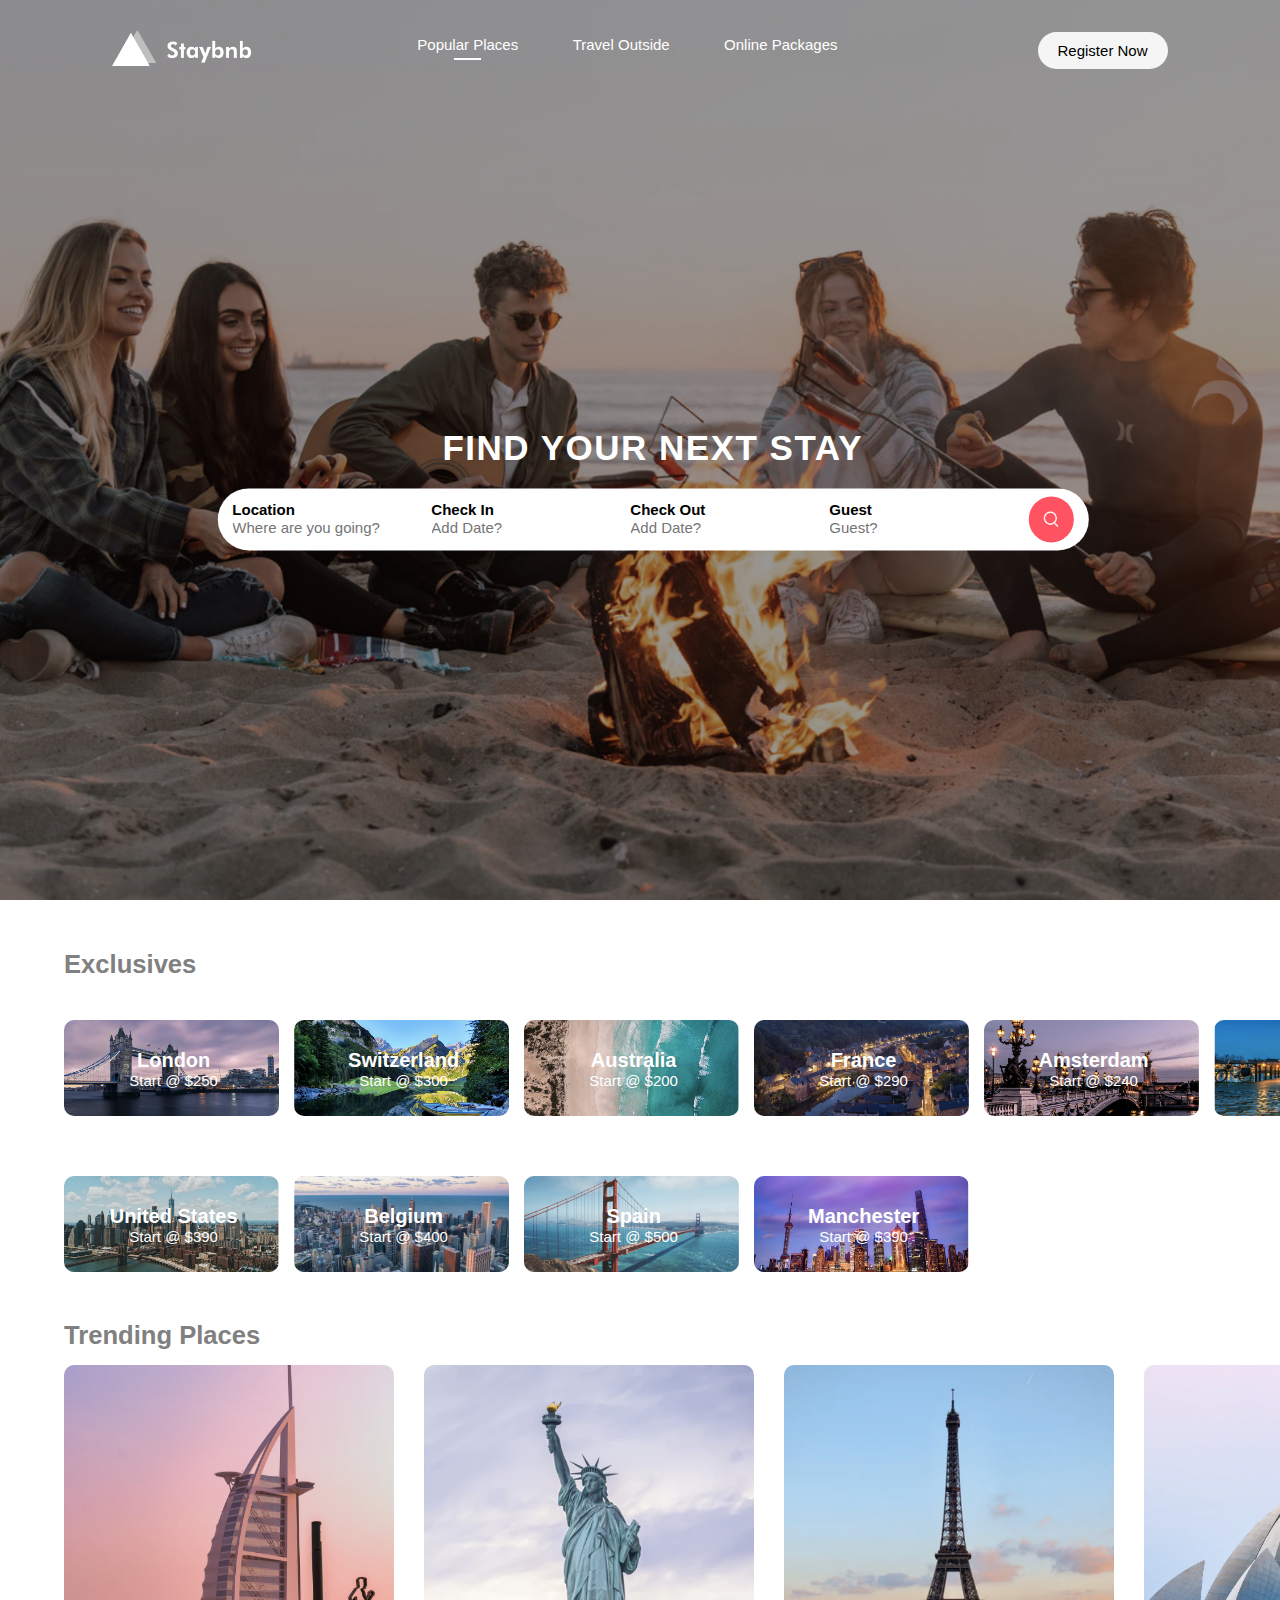
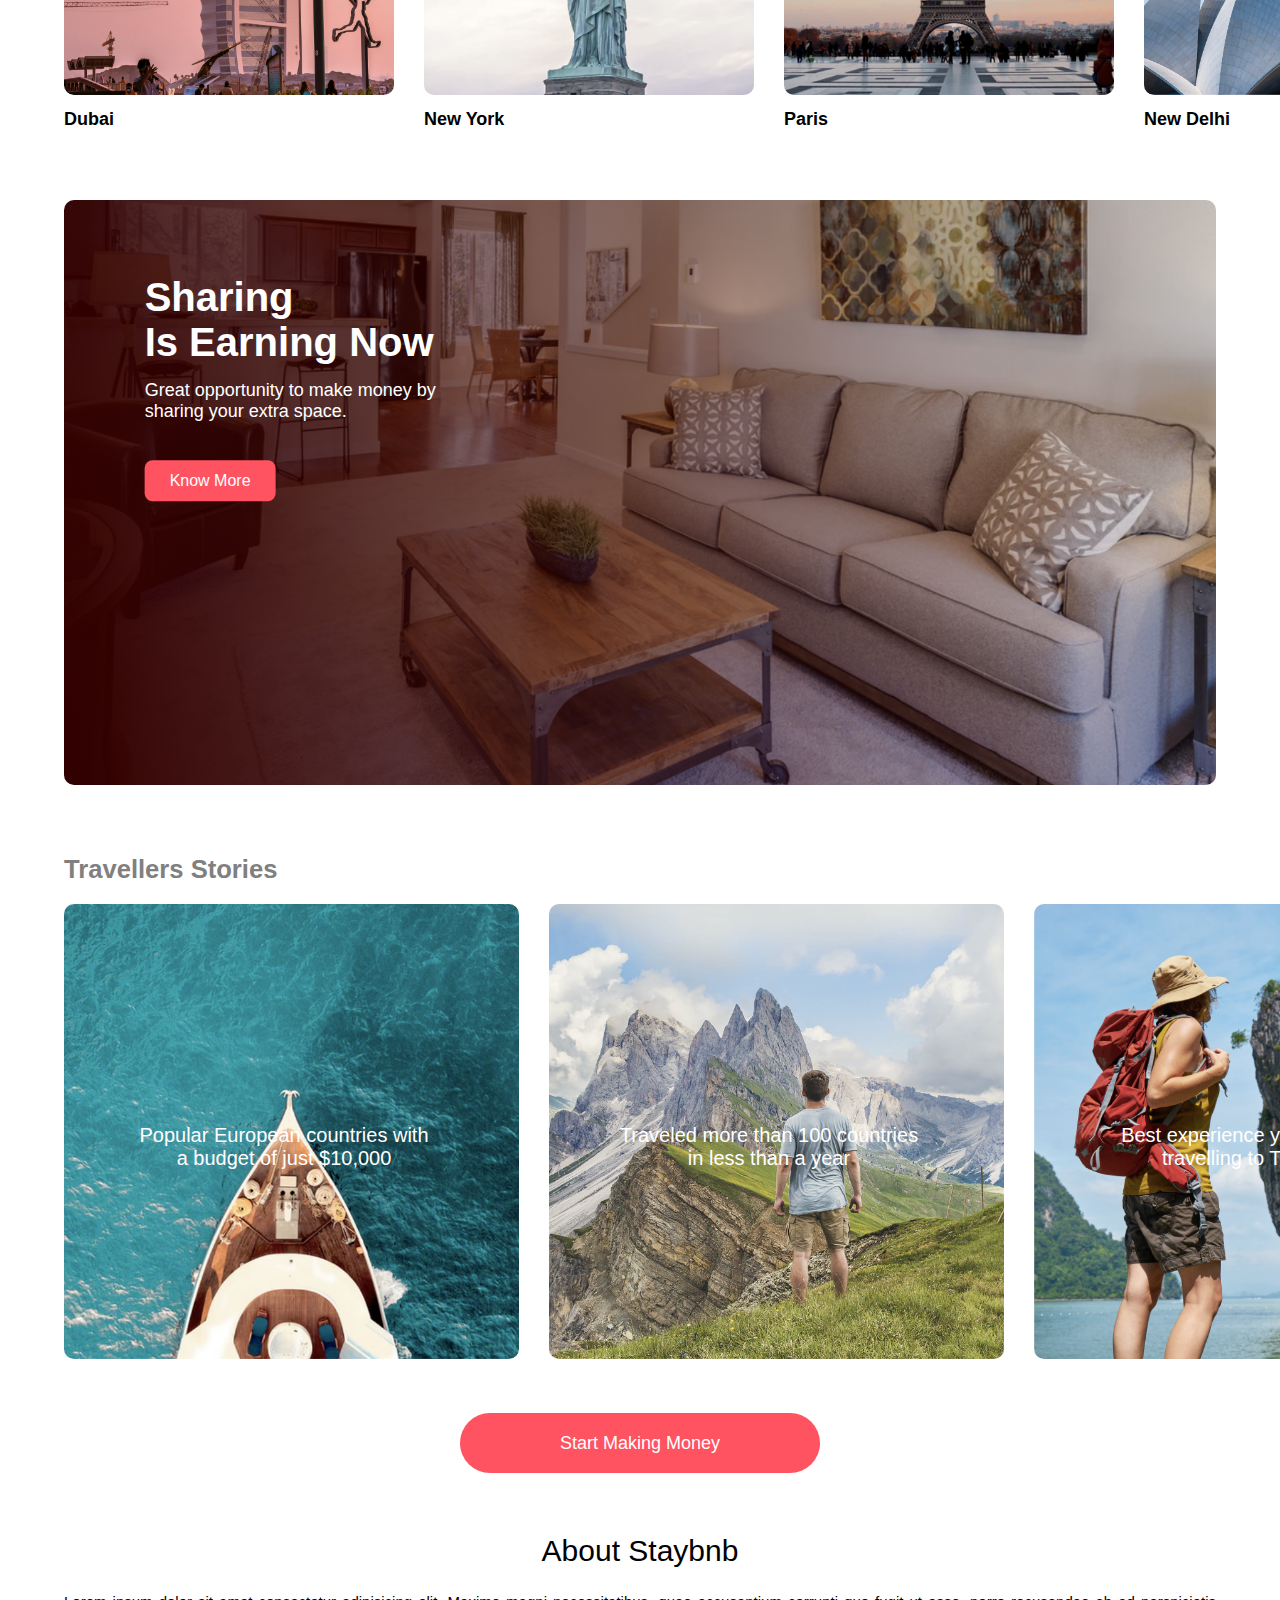
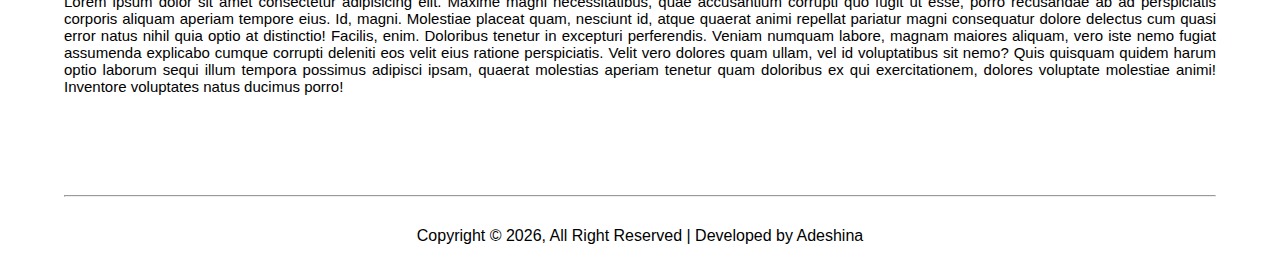
<file: index.html>
<!DOCTYPE html>
<html>
  <head>
    <meta charset="UTF-8" />
    <meta name="viewport" content="width=device-width, initial-scale=1.0" />
    <title>My Airbnb Clone</title>
    <link rel="stylesheet" href="CSS/style.css" />
  </head>
  <body>
    <header class="header">
      <div class="camo-header">
        <a href="#"><img src="images/logo.png" class="logo-img" /></a>
        <nav class="navbar">
          <div class="nav__middle-s">
            <a href="house.html" class="pop-p">Popular Places</a>
            <a href="#">Travel Outside</a>
            <a href="list.html">Online Packages</a>
          </div>
          <a href="reg.html" class="reg-btn">Register Now</a>
        </nav>
        <!-- Generating Hamburger Menu for Small screen -->
        <div class="ham">
          <button></button>
          <button></button>
          <button></button>
        </div>
      </div>

      <section class="center-c">
        <h3>Find your next stay</h3>
        <form class="form">
          <div>
            <label for="location">Location</label>
            <input
              type="text"
              id="location"
              placeholder="Where are you going?"
            />
          </div>

          <div>
            <label for="checkin">Check In</label>
            <input type="text" id="checkin" placeholder="Add Date?" />
          </div>

          <div>
            <label for="checkout">Check Out</label>
            <input type="text" id="checkout" placeholder="Add Date?" />
          </div>

          <div>
            <label for="guest">Guest</label>
            <input type="text" id="guest" placeholder="Guest?" />
          </div>

          <button class="form__btn"><img src="images/search.png" /></button>
        </form>
      </section>
    </header>

    <!-- .................Exclusive Section.................. -->
    <section class="main-section">
      <h3>Exclusives</h3>

      <div class="photo-grid">
        <div class="box-1">
          <div class="country">
            <p>London</p>
            <span>Start @ $250</span>
          </div>
          <img src="images/image-1.png" />
        </div>
        <div class="box-2">
          <div class="country">
            <p>Switzerland</p>
            <span>Start @ $300</span>
          </div>
          <div>
            <img src="images/image-2.png" />
          </div>
        </div>
        <div class="box-3">
          <div class="country">
            <p>Australia</p>
            <span>Start @ $200</span>
          </div>
          <img src="images/image-3.png" />
        </div>
        <div class="box-4">
          <div class="country">
            <p>France</p>
            <span>Start @ $290</span>
          </div>
          <img src="images/image-4.png" />
        </div>
        <div class="box-5">
          <div class="country">
            <p>Amsterdam</p>
            <span>Start @ $240</span>
          </div>
          <img src="images/image-5.png" />
        </div>
        <div class="box-6">
          <div class="country">
            <p>Ireland</p>
            <span>Start @ $350</span>
          </div>
          <img src="images/image-6.png" />
        </div>
        <div class="box-7">
          <div class="country">
            <p>United States</p>
            <span>Start @ $390</span>
          </div>
          <img src="images/image-7.png" />
        </div>
        <div class="box-8">
          <div class="country">
            <p>Belgium</p>
            <span>Start @ $400</span>
          </div>
          <img src="images/image-8.png" />
        </div>
        <div class="box-9">
          <div class="country">
            <p>Spain</p>
            <span>Start @ $500</span>
          </div>
          <img src="images/image-9.png" />
        </div>
        <div class="box-10">
          <div class="country">
            <p>Manchester</p>
            <span>Start @ $390</span>
          </div>
          <img src="images/image-10.png" />
        </div>
      </div>

      <h3 class="tred-place">Trending Places</h3>

      <div class="photo-grid2">
        <div class="tred-1">
          <img src="images/dubai.png" />
          <div>
            <p>Dubai</p>
          </div>
        </div>
        <div class="tred-1">
          <img src="images/new-york.png" />
          <div>
            <p>New York</p>
          </div>
        </div>
        <div class="tred-1">
          <img src="images/paris.png" />
          <div>
            <p>Paris</p>
          </div>
        </div>
        <div class="tred-1">
          <img src="images/new-delhi.png" />
          <div>
            <p>New Delhi</p>
          </div>
        </div>
      </div>

      <div class="sharing-banner">
        <div class="sharing-info">
          <h2>
            Sharing <br />
            Is Earning Now
          </h2>
          <p>
            Great opportunity to make money by <br />
            sharing your extra space.
          </p>

          <a href="#">Know More</a>
        </div>
      </div>

      <h3 class="traveller">Travellers Stories</h3>

      <div class="photo-grid3">
        <div class="trav-1">
          <div>
            <p>Popular European countries with a budget of just $10,000</p>
          </div>
          <img src="images/story-1.png" />
        </div>
        <div class="trav-1">
          <div>
            <p>Traveled more than 100 countries in less than a year</p>
          </div>
          <img src="images/story-2.png" />
        </div>
        <div class="trav-1">
          <div>
            <p>Best experience you get while travelling to Thailand</p>
          </div>
          <img src="images/story-3.png" />
        </div>
      </div>

      <div class="start-money">
        <a href="#" class="money">Start Making Money</a>
      </div>

      <div class="about-box">
        <p>About Staybnb</p>
        <p>
          Lorem ipsum dolor sit amet consectetur adipisicing elit. Maxime magni
          necessitatibus, quae accusantium corrupti quo fugit ut esse, porro
          recusandae ab ad perspiciatis corporis aliquam aperiam tempore eius.
          Id, magni. Molestiae placeat quam, nesciunt id, atque quaerat animi
          repellat pariatur magni consequatur dolore delectus cum quasi error
          natus nihil quia optio at distinctio! Facilis, enim. Doloribus tenetur
          in excepturi perferendis. Veniam numquam labore, magnam maiores
          aliquam, vero iste nemo fugiat assumenda explicabo cumque corrupti
          deleniti eos velit eius ratione perspiciatis. Velit vero dolores quam
          ullam, vel id voluptatibus sit nemo? Quis quisquam quidem harum optio
          laborum sequi illum tempora possimus adipisci ipsam, quaerat molestias
          aperiam tenetur quam doloribus ex qui exercitationem, dolores
          voluptate molestiae animi! Inventore voluptates natus ducimus porro!
        </p>
      </div>
      <hr />

      <footer class="footer">
        <p>
          Copyright &copy; <span class="copyright-date"></span>, All Right
          Reserved | Developed by Adeshina
        </p>
      </footer>
    </section>

    <script src="main.js"></script>
  </body>
</html>
</file>
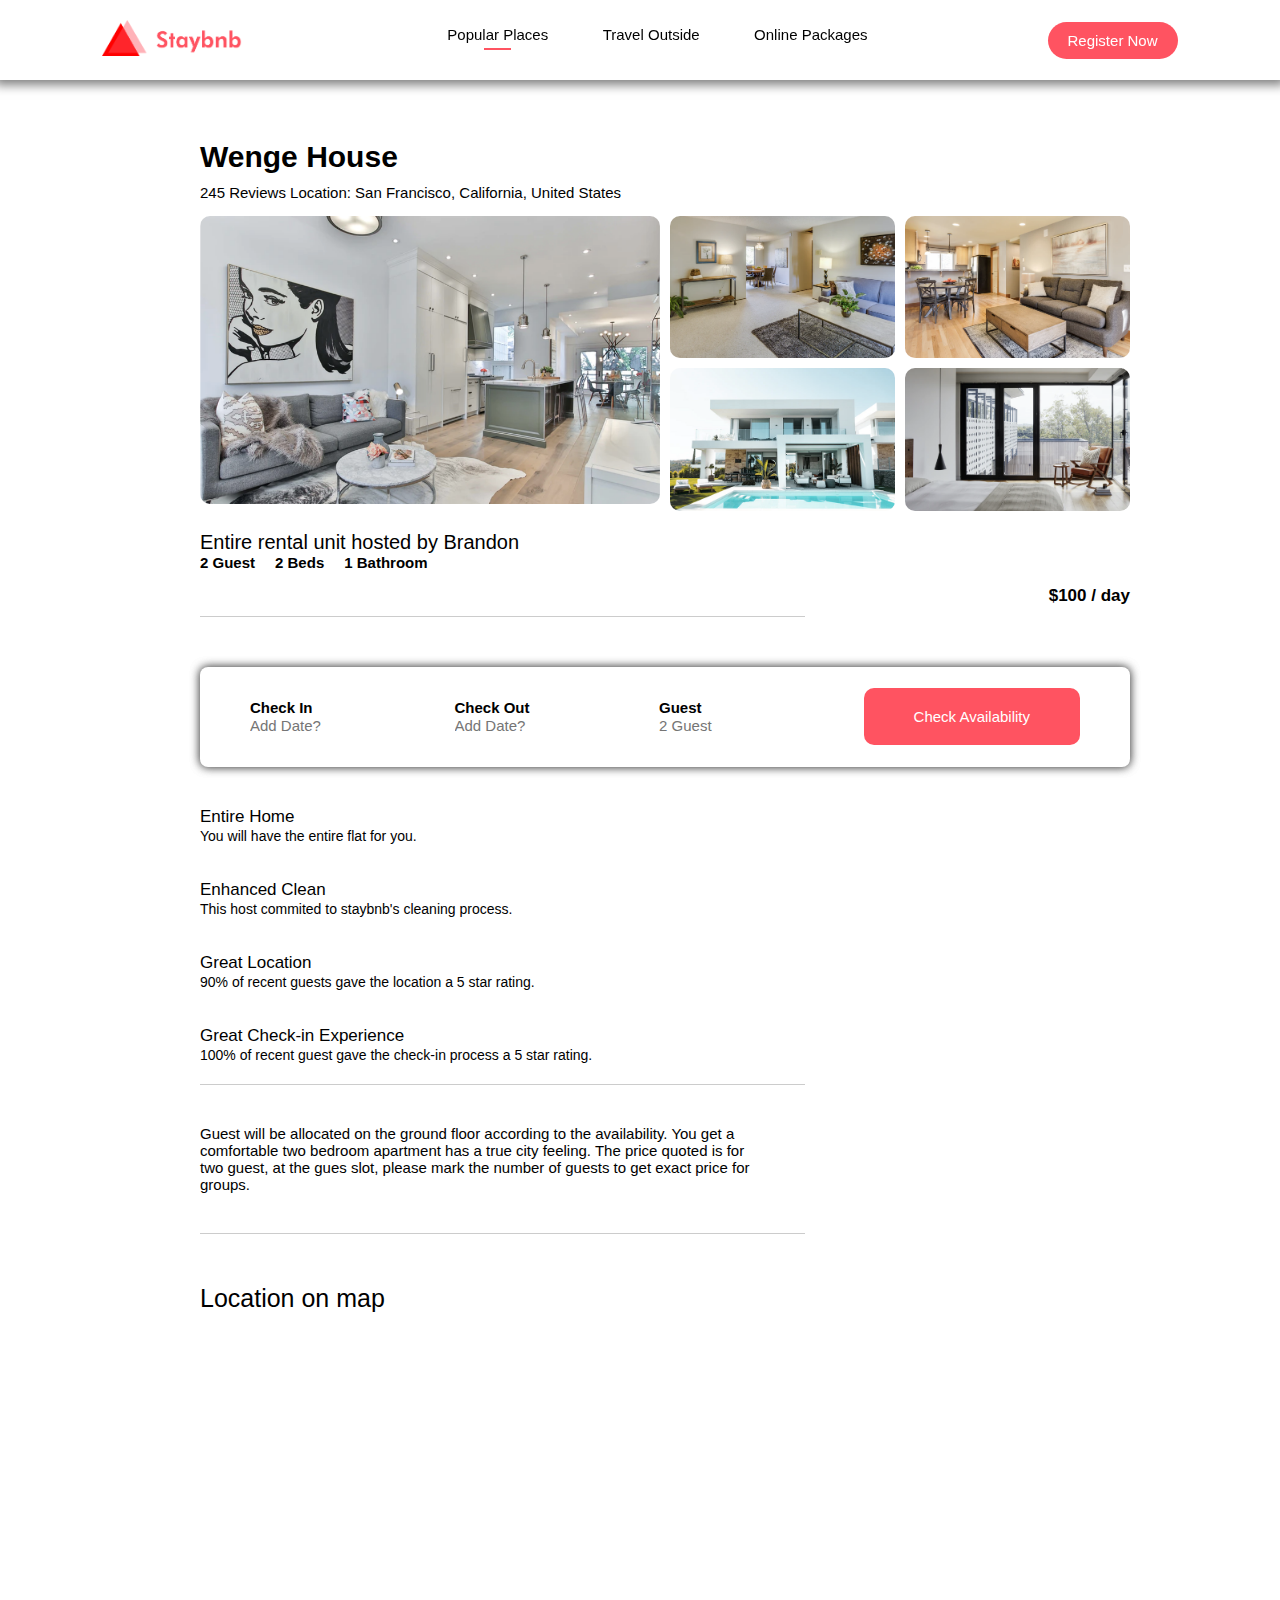
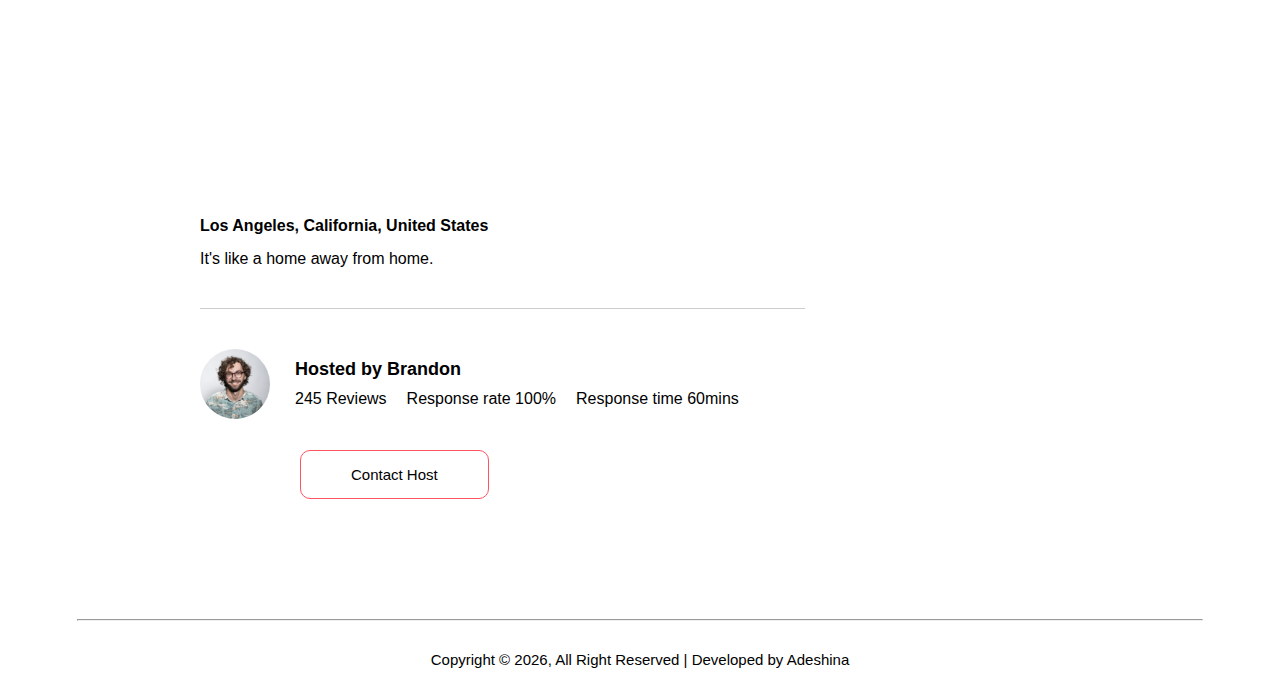
<file: house.html>
<!DOCTYPE html>
<html lang="en">
  <head>
    <meta charset="UTF-8" />
    <meta name="viewport" content="width=device-width, initial-scale=1.0" />
    <title>Airbnb Housing Page</title>
    <link rel="stylesheet" href="CSS/house.css" />
  </head>
  <body>
    <header class="header">
      <a class="img-link" href="index.html"
        ><img src="images/logo-red.png" class="logo-img"
      /></a>
      <nav class="navbar">
        <div class="nav__middle-s">
          <a href="house.html" class="pop-p">Popular Places</a>
          <a href="#">Travel Outside</a>
          <a href="list.html">Online Packages</a>
        </div>
        <a href="reg.html" class="reg-btn">Register Now</a>
      </nav>
      <div class="ham">
        <button></button>
        <button></button>
        <button></button>
      </div>
    </header>

    <!------------ Main page  ------------->
    <main class="house">
      <h2 class="house__wenge">Wenge House</h2>
      <p class="house__location">
        245 Reviews Location: San Francisco, California, United States
      </p>
      <section class="house__grid">
        <div class="photo-box box-1">
          <img class="house1-img" src="images/house-1.png" />
        </div>
        <div class="photo-box box-2">
          <img src="images/image-s3.png" />
        </div>
        <div class="photo-box box-3">
          <img src="images/image-s4.png" />
        </div>
        <div class="photo-box box-4">
          <img src="images/image-s5.png" />
        </div>
        <div class="photo-box box-5">
          <img src="images/image-s1.png" />
        </div>
      </section>
      <p class="house__rental">Entire rental unit hosted by Brandon</p>
      <section class="guess-bed">
        <p>2 Guest</p>
        <p>2 Beds</p>
        <p>1 Bathroom</p>
      </section>

      <p class="house__day"><span>$100</span> / day</p>
      <hr />

      <!---------- Form Section ---------->
      <form class="form">
        <div>
          <label for="checkin">Check In</label>
          <input type="text" id="checkin" placeholder="Add Date?" />
        </div>

        <div>
          <label for="checkout">Check Out</label>
          <input type="text" id="checkout" placeholder="Add Date?" />
        </div>

        <div>
          <label for="guest">Guest</label>
          <input type="text" id="guest" placeholder="2 Guest" />
        </div>

        <button class="form__btn">Check Availability</button>
      </form>

      <sectiion class="entire">
        <div>
          <p>Entire Home</p>
          <small>You will have the entire flat for you.</small>
        </div>
        <div>
          <p>Enhanced Clean</p>
          <small>This host commited to staybnb's cleaning process.</small>
        </div>
        <div>
          <p>Great Location</p>
          <small>90% of recent guests gave the location a 5 star rating.</small>
        </div>
        <div>
          <p>Great Check-in Experience</p>
          <small
            >100% of recent guest gave the check-in process a 5 star
            rating.</small
          >
        </div>
      </sectiion>
      <hr />
      <p class="p-guest">
        Guest will be allocated on the ground floor according to the
        availability. You get a comfortable two bedroom apartment has a true
        city feeling. The price quoted is for two guest, at the gues slot,
        please mark the number of guests to get exact price for groups.
      </p>
      <hr />

      <section class="location-map">
        <p>Location on map</p>
        <div>
          <iframe
            src="https://www.google.com/maps/embed?pb=!1m18!1m12!1m3!1d423284.0441495919!2d-118.74138376400266!3d34.020608459245175!2m3!1f0!2f0!3f0!3m2!1i1024!2i768!4f13.1!3m3!1m2!1s0x80c2c75ddc27da13%3A0xe22fdf6f254608f4!2sLos%20Angeles%2C%20CA%2C%20USA!5e0!3m2!1sen!2sng!4v1717085337465!5m2!1sen!2sng"
            width="100%"
            height="450"
            style="border: 0"
            allowfullscreen=""
            loading="lazy"
            referrerpolicy="no-referrer-when-downgrade"
          ></iframe>
        </div>
        <p>Los Angeles, California, United States</p>
        <p>It's like a home away from home.</p>
      </section>
      <hr />

      <section class="host-box">
        <section class="hosted-person">
          <img src="images/host.png" alt="Hosted Person" />
          <div class="the-person">
            <p>Hosted by Brandon</p>
            <div>
              <p>245 Reviews</p>
              <p>Response rate 100%</p>
              <p>Response time 60mins</p>
            </div>
          </div>
        </section>
        <a href="#" class="host-contact">Contact Host</a>
      </section>
    </main>
    <hr class="footer-hr" />

    <footer class="footer">
      <p>
        Copyright &copy; <span class="copyright-date"></span>, All Right
        Reserved | Developed by Adeshina
      </p>
    </footer>

    <script src="main.js"></script>
  </body>
</html>
</file>
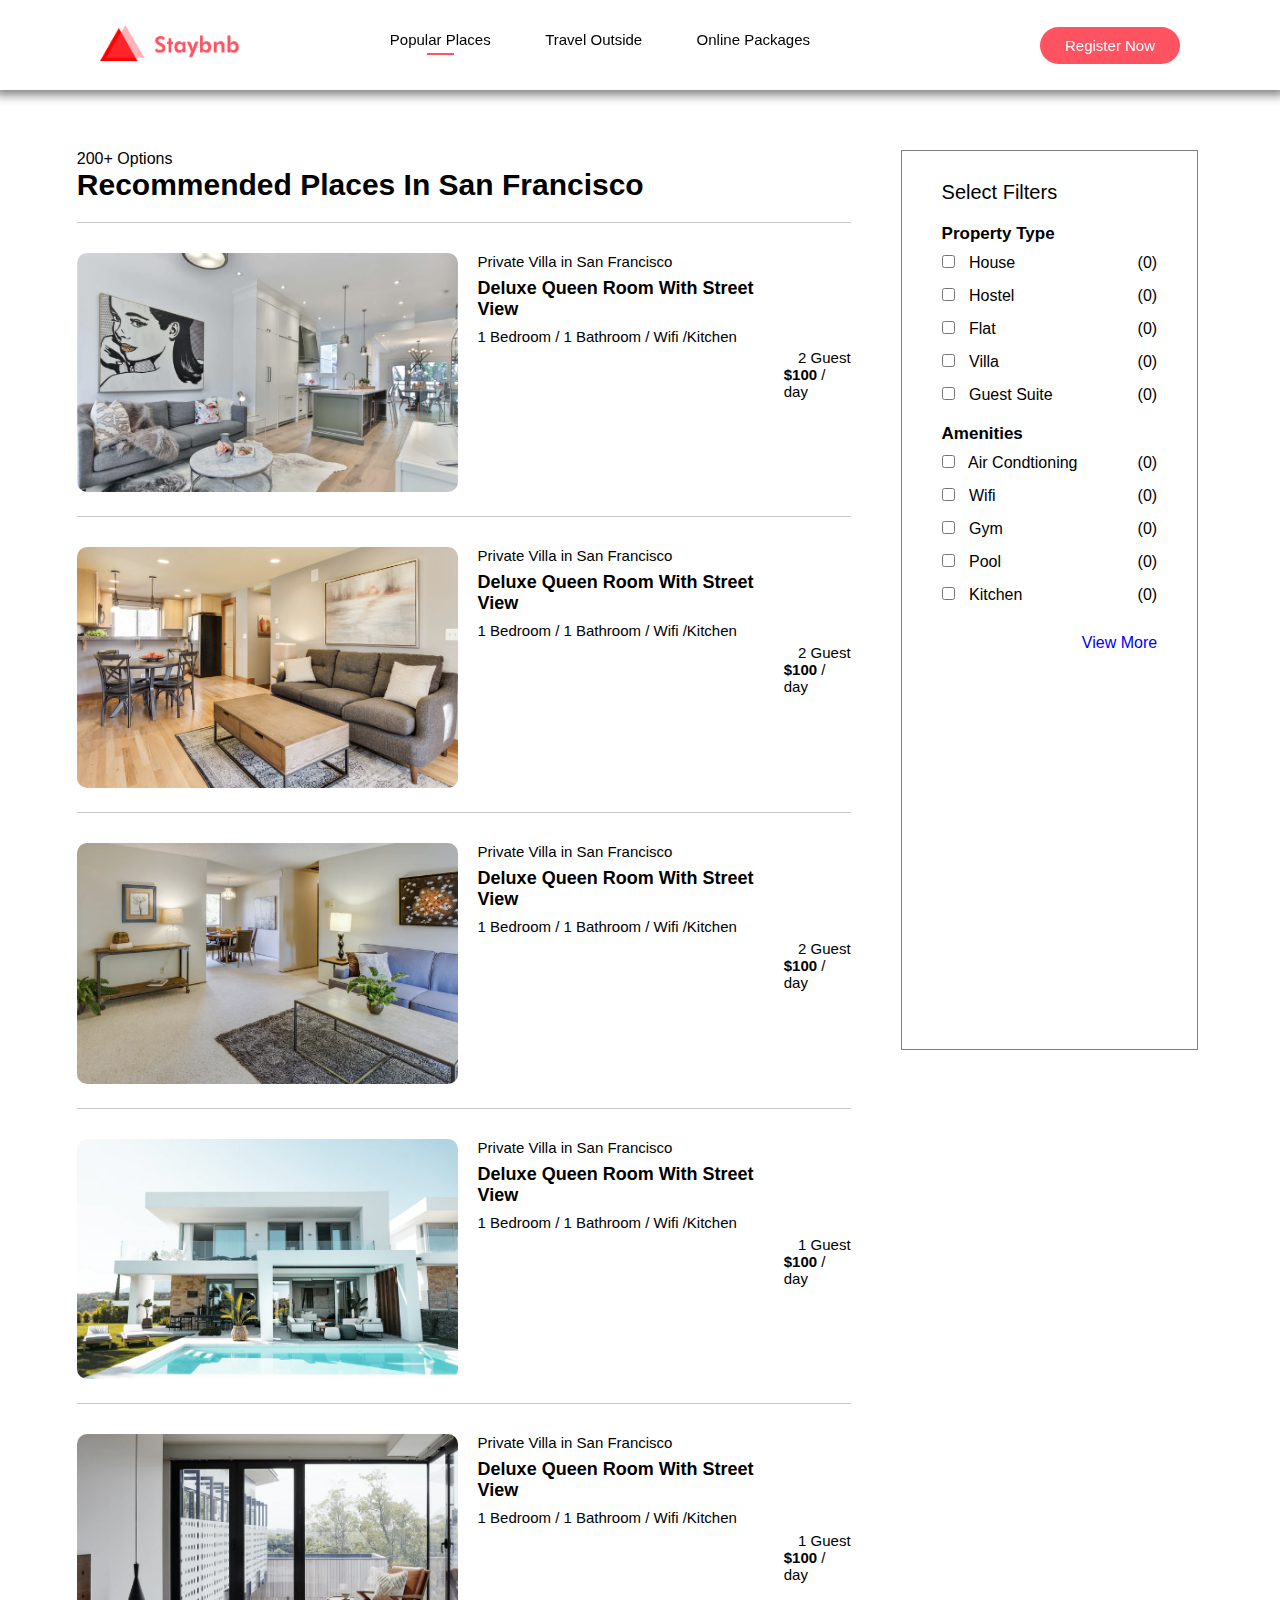
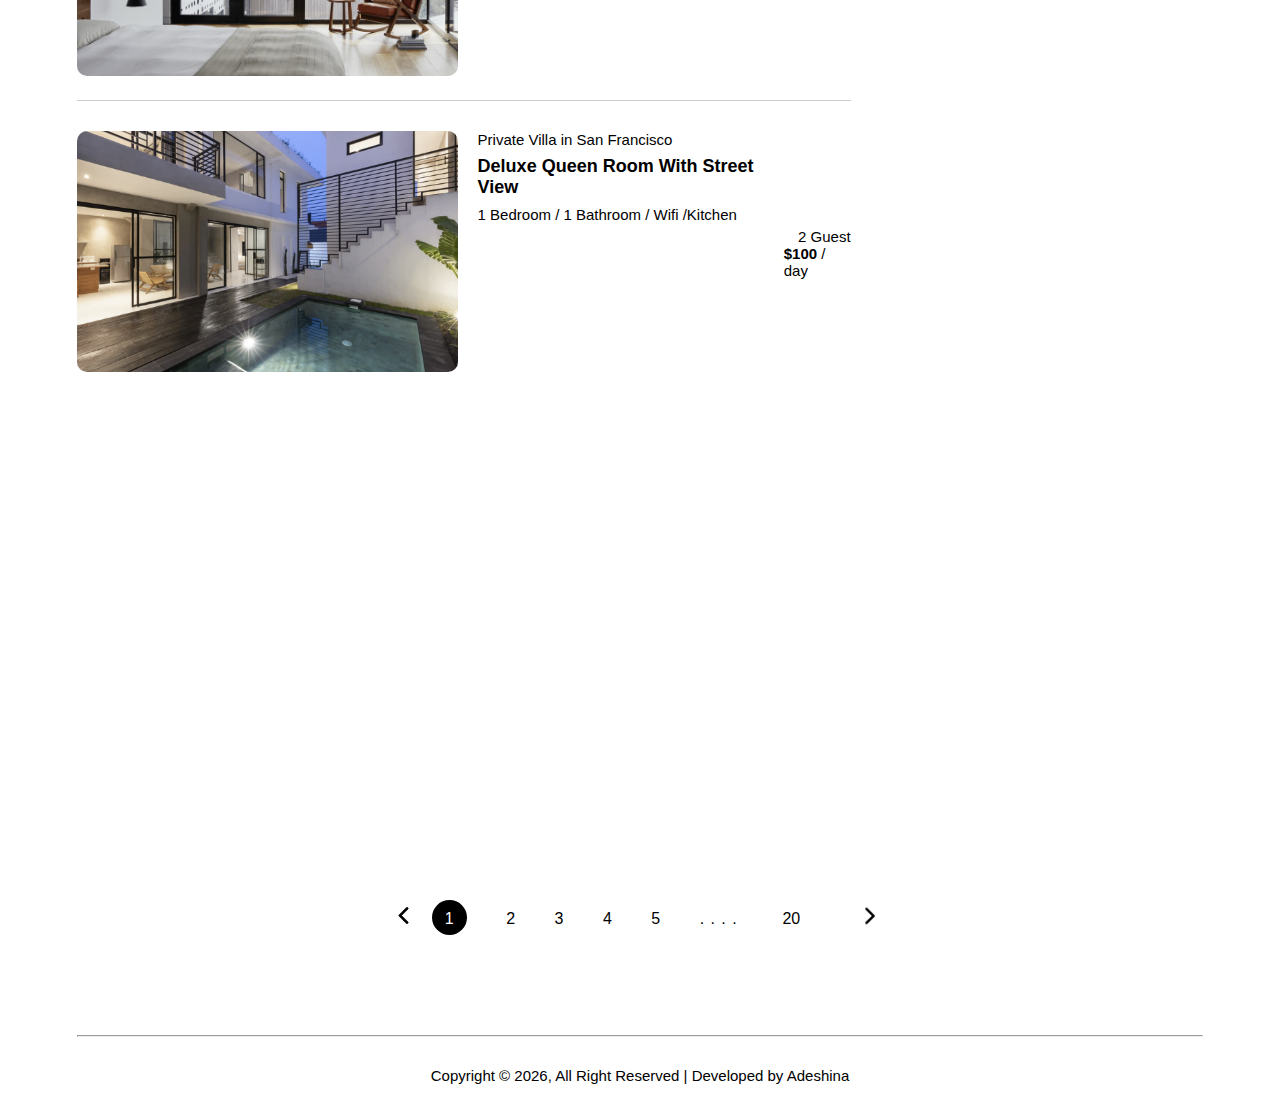
<file: list.html>
<!DOCTYPE html>
<html lang="en">
  <head>
    <meta charset="UTF-8" />
    <meta name="viewport" content="width=device-width, initial-scale=1.0" />
    <title>Airbnb List Page</title>
    <link rel="stylesheet" href="CSS/list.css" />
  </head>
  <body>
    <header class="header">
      <a href="index.html"
        ><img src="images/logo-red.png" class="logo-img"
      /></a>

      <nav class="navbar">
        <div class="nav__middle-s">
          <a href="house.html" class="pop-p">Popular Places</a>
          <a href="#">Travel Outside</a>
          <a href="#">Online Packages</a>
        </div>
        <a href="reg.html" class="reg-btn">Register Now</a>
      </nav>
      <div class="ham">
        <button></button>
        <button></button>
        <button></button>
      </div>
    </header>

    <main class="main">
      <section class="first-side">
        <p>200+ Options</p>
        <h1 class="recom">Recommended Places In San Francisco</h1>

        <article class="flat-box">
          <div class="img-private">
            <div class="img-box">
              <img src="images/house-1.png" />
            </div>

            <aside class="private">
              <p>Private Villa in San Francisco</p>
              <h3>Deluxe Queen Room With Street View</h3>
              <p>1 Bedroom / 1 Bathroom / Wifi /Kitchen</p>
            </aside>
          </div>

          <aside class="guest">
            <p>2 Guest</p>
            <p><span>$100</span> / day</p>
          </aside>
        </article>

        <article class="flat-box">
          <div class="img-private">
            <div class="img-box">
              <img src="images/house-2.png" />
            </div>

            <aside class="private">
              <p>Private Villa in San Francisco</p>
              <h3>Deluxe Queen Room With Street View</h3>
              <p>1 Bedroom / 1 Bathroom / Wifi /Kitchen</p>
            </aside>
          </div>

          <aside class="guest">
            <p>2 Guest</p>
            <p><span>$100</span> / day</p>
          </aside>
        </article>

        <article class="flat-box">
          <div class="img-private">
            <div class="img-box">
              <img src="images/house-3.png" />
            </div>

            <aside class="private">
              <p>Private Villa in San Francisco</p>
              <h3>Deluxe Queen Room With Street View</h3>
              <p>1 Bedroom / 1 Bathroom / Wifi /Kitchen</p>
            </aside>
          </div>

          <aside class="guest">
            <p>2 Guest</p>
            <p><span>$100</span> / day</p>
          </aside>
        </article>

        <article class="flat-box">
          <div class="img-private">
            <div class="img-box">
              <img src="images/house-4.png" />
            </div>

            <aside class="private">
              <p>Private Villa in San Francisco</p>
              <h3>Deluxe Queen Room With Street View</h3>
              <p>1 Bedroom / 1 Bathroom / Wifi /Kitchen</p>
            </aside>
          </div>

          <aside class="guest">
            <p>1 Guest</p>
            <p><span>$100</span> / day</p>
          </aside>
        </article>

        <article class="flat-box">
          <div class="img-private">
            <div class="img-box">
              <img src="images/house-5.png" />
            </div>

            <aside class="private">
              <p>Private Villa in San Francisco</p>
              <h3>Deluxe Queen Room With Street View</h3>
              <p>1 Bedroom / 1 Bathroom / Wifi /Kitchen</p>
            </aside>
          </div>

          <aside class="guest">
            <p>1 Guest</p>
            <p><span>$100</span> / day</p>
          </aside>
        </article>

        <article class="flat-box">
          <div class="img-private">
            <div class="img-box">
              <img src="images/image-s6.png" />
            </div>

            <aside class="private">
              <p>Private Villa in San Francisco</p>
              <h3>Deluxe Queen Room With Street View</h3>
              <p>1 Bedroom / 1 Bathroom / Wifi /Kitchen</p>
            </aside>
          </div>

          <aside class="guest">
            <p>2 Guest</p>
            <p><span>$100</span> / day</p>
          </aside>
        </article>
      </section>

      <section class="second-side">
        <p class="select-filter">Select Filters</p>
        <article class="property">
          <p>property type</p>
          <article>
            <aside>
              <input type="checkbox" id="house" />
              <label for="house">House</label>
            </aside>
            <span>(0)</span>
          </article>

          <article>
            <aside>
              <input type="checkbox" id="hostel" />
              <label for="hostel">Hostel</label>
            </aside>
            <span>(0)</span>
          </article>

          <article>
            <aside>
              <input type="checkbox" id="flat" />
              <label for="flat">Flat</label>
            </aside>
            <span>(0)</span>
          </article>

          <article>
            <aside>
              <input type="checkbox" id="villa" />
              <label for="villa">Villa</label>
            </aside>
            <span>(0)</span>
          </article>

          <article>
            <aside>
              <input type="checkbox" id="suite" />
              <label for="suite">Guest Suite</label>
            </aside>
            <span>(0)</span>
          </article>
        </article>

        <!-- Amenities property -->

        <article class="property">
          <p class="amen">Amenities</p>
          <article>
            <aside>
              <input type="checkbox" id="air" />
              <label for="air">Air Condtioning</label>
            </aside>
            <span>(0)</span>
          </article>

          <article>
            <aside>
              <input type="checkbox" id="wifi" />
              <label for="wifi">Wifi</label>
            </aside>
            <span>(0)</span>
          </article>

          <article>
            <aside>
              <input type="checkbox" id="gym" />
              <label for="gym">Gym</label>
            </aside>
            <span>(0)</span>
          </article>

          <article>
            <aside>
              <input type="checkbox" id="pool" />
              <label for="pool">Pool</label>
            </aside>
            <span>(0)</span>
          </article>

          <article>
            <aside>
              <input type="checkbox" id="kit" />
              <label for="kit">Kitchen</label>
            </aside>
            <span>(0)</span>
          </article>
        </article>
        <a href="#" class="view-link">View More</a>
      </section>
    </main>

    <section class="arrow">
      <article>
        <img class="img-left" src="images/arrow-left.png" />
      </article>
      <article class="num-span">
        <span>1</span>
        <span>2</span>
        <span>3</span>
        <span>4</span>
        <span>5</span>
        <span class="dot-span">....</span>
        <span>20</span>
      </article>
      <article>
        <img class="img-right" src="images/arrow-right.png" />
      </article>
    </section>
    <hr class="footer-hr" />

    <footer class="footer">
      <p>
        Copyright &copy; <span class="copyright-date"></span>, All Right
        Reserved | Developed by Adeshina
      </p>
    </footer>

    <script src="main.js"></script>
  </body>
</html>
</file>
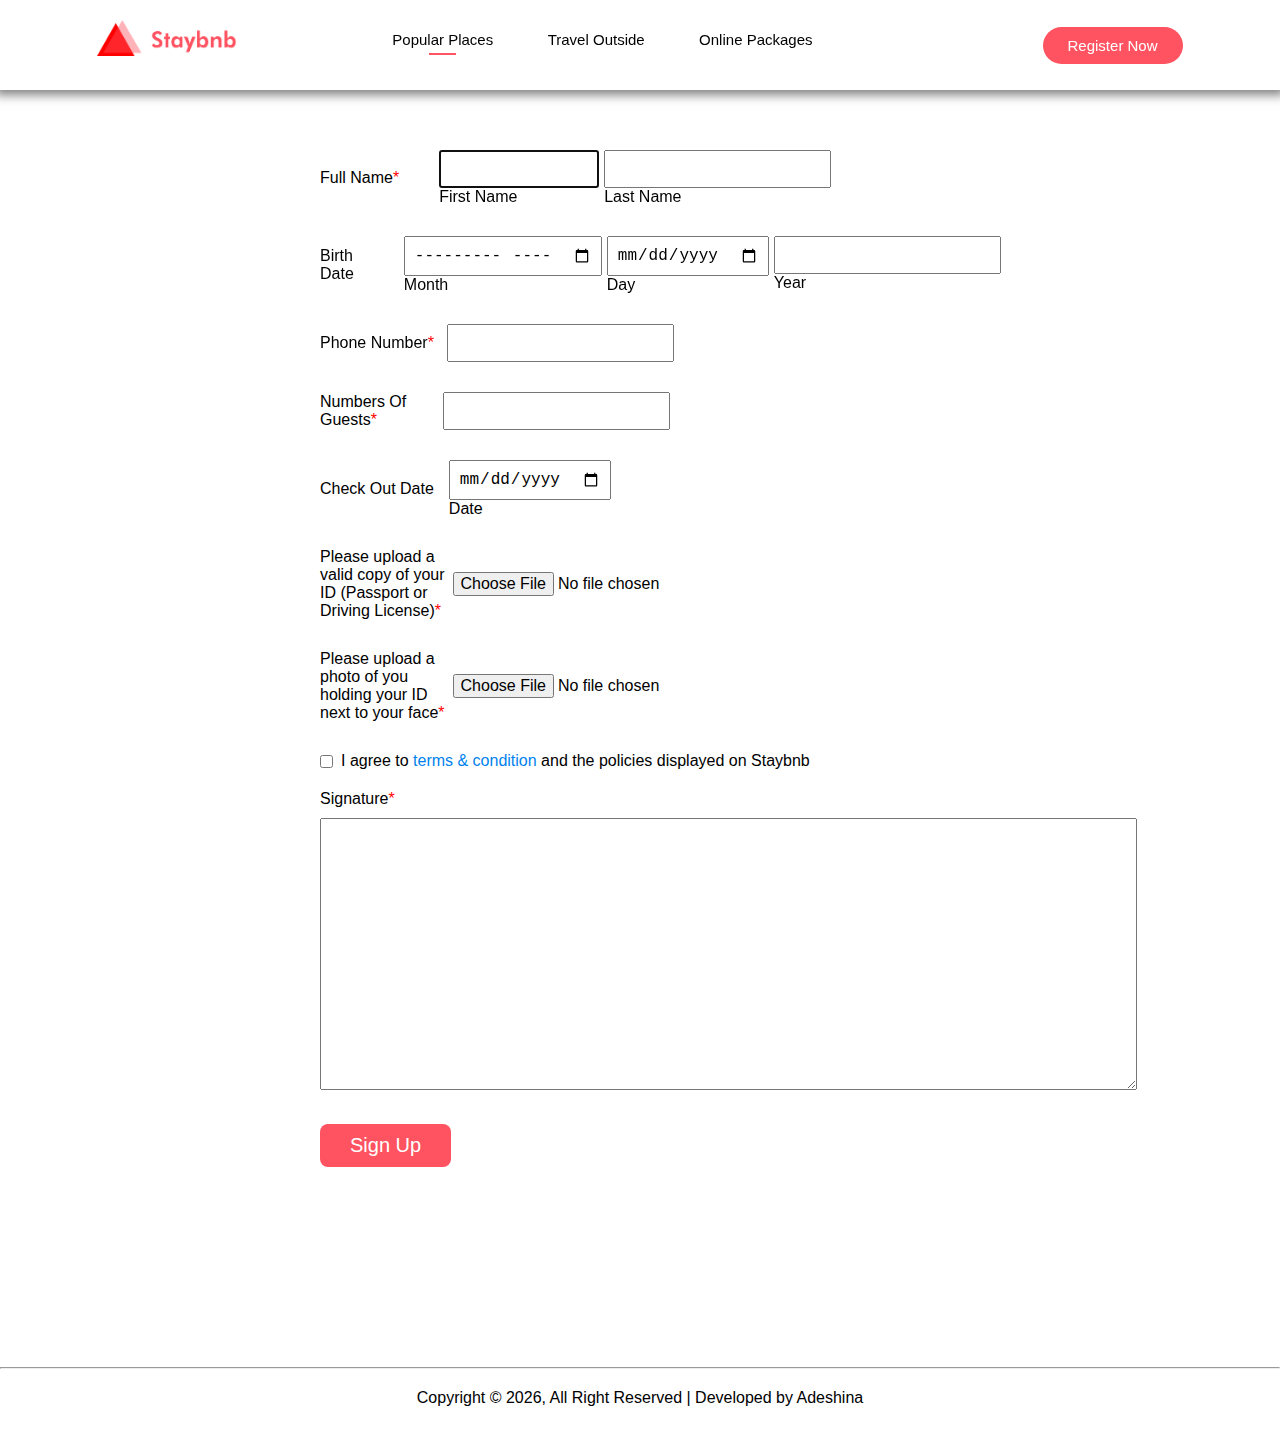
<file: reg.html>
<!DOCTYPE html>
<html lang="en">
  <head>
    <meta charset="UTF-8" />
    <meta name="viewport" content="width=device-width, initial-scale=1.0" />
    <title>Airbnb Registration Form</title>
    <link rel="stylesheet" href="CSS/reg.css" />
  </head>
  <body>
    <header class="header">
      <a href="index.html"
        ><img src="images/logo-red.png" class="logo-img"
      /></a>

      <nav class="navbar">
        <div class="nav__middle-s">
          <a href="house.html" class="pop-p">Popular Places</a>
          <a href="#">Travel Outside</a>
          <a href="#">Online Packages</a>
        </div>
        <a href="reg.html" class="reg-btn">Register Now</a>
      </nav>
      <div class="ham">
        <button></button>
        <button></button>
        <button></button>
      </div>
    </header>

    <form id="myForm">
      <article class="full-name">
        <p>Full Name<span class="red">&ast;</span></p>
        <div class="name-box">
          <div>
            <input type="text" id="fname" required autofocus />
            <label for="fname">First Name</label>
          </div>

          <div>
            <input type="text" id="lname" required />
            <label for="lname">Last Name</label>
          </div>
        </div>
      </article>

      <article class="birth">
        <p>Birth Date</p>
        <div class="name-box">
          <div>
            <input type="month" id="month" required />
            <label for="month">Month</label>
          </div>

          <div>
            <input type="date" id="date" required />
            <label for="date">Day</label>
          </div>

          <div>
            <input type="text" id="year" required />
            <label for="year">Year</label>
          </div>
        </div>
      </article>

      <article class="phone">
        <p>Phone Number<span class="red">&ast;</span></p>
        <div class="name-box">
          <input type="tel" id="phone" required />
        </div>
      </article>

      <article class="guest">
        <p>
          Numbers Of <br />
          Guests<span class="red">&ast;</span>
        </p>
        <div class="name-box">
          <input type="text" id="guess" required />
        </div>
      </article>

      <article class="checkout">
        <p>Check Out Date</p>
        <div class="name-box">
          <div>
            <input type="date" id="date" required />
            <label for="date">Date</label>
          </div>
        </div>
      </article>

      <article class="upload">
        <p class="valid-id">
          Please upload a <br />
          valid copy of your <br />
          ID (Passport or <br />
          Driving License)<span class="red">&ast;</span>
        </p>
        <div class="name-box">
          <input type="file" id="photo" />
        </div>
      </article>

      <article class="upload-to-face">
        <p class="valid-face">
          Please upload a <br />
          photo of you <br />
          holding your ID <br />
          next to your face<span class="red">&ast;</span>
        </p>
        <div class="name-box">
          <input type="file" id="photof" />
        </div>
      </article>

      <article class="terms-c">
        <input type="checkbox" id="agree" required />
        <label for="agree"
          >I agree to <span class="t-c">terms & condition</span> and the
          policies displayed on Staybnb</label
        >
      </article>

      <article class="terms">
        <label for="sign" class="sign"
          >Signature<span class="red">&ast;</span></label
        >
        <textarea id="sign" cols="80" rows="15" required></textarea>
        <!-- <a href="#" class="clear-btn">clear</a> -->
      </article>

      <button class="signup-btn">Sign Up</button>
    </form>

    <hr class="footer-hr" />

    <footer class="footer">
      <p>
        Copyright &copy; <span class="copyright-date"></span>, All Right
        Reserved | Developed by Adeshina
      </p>
    </footer>

    <script src="main.js"></script>
  </body>
</html>
</file>
<file: CSS/style.css>
* {
  margin: 0;
  padding: 0;
  box-sizing: border-box;
}

body,
html {
  overflow-x: hidden;
  font-family: sans-serif;
}

.header {
  background-image: linear-gradient(rgba(0, 0, 0, 0.4), rgba(0, 0, 0, 0.4)),
    url(../images/banner.png);
  background-size: cover;
  background-position: center;
  height: 100vh;
}

.camo-header {
  display: flex;
  justify-content: space-around;
  align-items: center;
  padding: 30px;
}

.navbar {
  display: flex;
  justify-content: space-around;
  align-items: center;
}

.ham {
  display: none;
}

.nav__middle-s a {
  margin-right: 50px;
  text-decoration: none;
  color: #fff;
  font-size: 15px;
  cursor: pointer;
  display: inline-block;
}
.nav__middle-s a:last-of-type {
  margin-right: 0;
}

.pop-p::after {
  content: '';
  border-bottom: 2px solid #fff;
  width: 27px;
  display: block;
  margin: 5px auto;
}

.logo-img {
  width: 140px;
  cursor: pointer;
}

.reg-btn {
  background-color: #ffffffe8;
  padding: 10px 20px;
  border-radius: 30px;
  font-size: 15px;
  cursor: pointer;
  text-decoration: none;
  color: #000;
  font-family: sans-serif;
  margin-left: 200px;
}

.reg-btn:hover {
  background-color: black;
  color: #fff;
  transition: background 1s ease-in;
}

/* ........form section............ */
.form {
  display: flex;
  justify-content: space-between;
  align-items: center;
  background-color: #fff;
  padding: 8px 15px;
  border-radius: 40px;
  max-width: 100%;
  flex-wrap: wrap;
}

.form div:first-child {
  flex: 1;
}

.form label {
  font-weight: bold;
  font-size: 15px;
}

.form input {
  border: none;
  outline: none;
  display: block;
  font-size: 15px;
}

.form__btn {
  background-color: #ff5361;
  padding: 15px;
  border: none;
  border-radius: 50px;
  display: flex;
  align-items: center;
  cursor: pointer;
}

.form__btn:hover {
  background-color: black;
  transition: background 1s ease-in;
}

.form__btn > img {
  width: 15px;
  cursor: pointer;
}

.center-c {
  transform: translate(1%, 270%);
  display: flex;
  flex-direction: column;
  align-items: center;
}

.center-c h3 {
  color: #fff;
  text-align: center;
  text-transform: uppercase;
  margin-bottom: 20px;
  font-size: 35px;
  letter-spacing: 1.5px;
}

/* ........Main Section............ */
.main-section {
  margin: 50px 5% 20px 5%;
  /* background-color: lightblue; */
}

.main-section h3 {
  color: gray;
  font-size: 2vw;
}

.photo-grid {
  display: grid;
  grid-template-columns: repeat(6, 1fr);
  gap: 15px;
}

.photo-grid img {
  width: 215px;
  border-radius: 10px;
  cursor: pointer;
}

.country {
  text-align: center;
  transform: translate(1%, 70px);
}

.country > p {
  color: #fff;
  font-weight: bold;
  font-size: 20px;
}

.country > span {
  color: #fff;
  font-size: 15px;
}

.photo-grid2 {
  display: grid;
  grid-template-columns: repeat(4, 1fr);
  gap: 30px;
}

.tred-1 > img {
  width: 330px;
  border-radius: 10px;
  cursor: pointer;
}

.tred-1 > div > p {
  font-weight: bold;
  margin-top: 10px;
  font-size: 18px;
}

.tred-place {
  margin-top: 45px;
  margin-bottom: 15px;
}

.sharing-banner {
  background-image: linear-gradient(
      80deg,
      rgba(50, 0, 0, 1),
      rgba(90, 90, 90, 0)
    ),
    url(../images/banner-2.png);
  background-size: cover;
  background-position: center;
  border-radius: 10px;
  margin-top: 70px;
  height: 65vh;
}

.sharing-info {
  transform: translate(7%, 35%);
}

.sharing-info h2 {
  color: #fff;
  font-size: 40px;
  margin-bottom: 15px;
}

.sharing-info p {
  color: #fff;
  font-size: 18px;
  margin-bottom: 50px;
}

.sharing-info a {
  background-color: #ff5361;
  color: #fff;
  padding: 12px 25px;
  border-radius: 8px;
  text-decoration: none;
  font-size: 16px;
  font-family: sans-serif;
}

.traveller {
  color: gray;
  font-size: 2vw;
  margin-top: 70px;
  margin-bottom: 20px;
}

.photo-grid3 {
  display: grid;
  grid-template-columns: repeat(3, 1fr);
  gap: 30px;
}

.trav-1 img {
  width: 455px;
  border-radius: 10px;
  cursor: pointer;
}

.trav-1 {
  position: relative;
  margin-bottom: 70px;
}

.trav-1 > div > p {
  font-size: 20px;
  color: #fff;
  width: 300px;
  text-align: center;
  position: absolute;
  top: 220px;
  left: 70px;
}

.start-money {
  text-align: center;
}

.money {
  text-decoration: none;
  background-color: #ff5361;
  color: #fff;
  padding: 20px 100px;
  border-radius: 30px;
  font-size: 18px;
}

.about-box {
  margin-top: 80px;
  margin-bottom: 100px;
}

.about-box p:first-of-type {
  text-align: center;
  margin-bottom: 25px;
  font-size: 30px;
}

.about-box p:last-of-type {
  text-align: justify;
  font-size: 15px;
}

.footer {
  text-align: center;
  margin: 30px;
}

/* ........Media Query............ */
@media (max-width: 920px) {
  .nav__middle-s > a {
    margin-right: 15px;
    font-size: 13px;
  }

  .logo-img {
    width: 118px;
  }

  .reg-btn {
    padding: 10px 15x;
    font-size: 13px;
    margin-left: 80px;
  }

  .center-c h3 {
    font-size: 25px;
  }

  .form {
    padding: 15px;
    flex-wrap: nowrap;
  }

  .form label {
    font-size: 14px;
  }
  .form input {
    font-size: 14px;
  }

  .form__btn {
    padding: 12px;
  }

  .form__btn > img {
    width: 12px;
  }

  .main-section h3 {
    font-size: 18px;
  }

  .photo-grid {
    grid-template-columns: repeat(3, 1fr);
  }

  .country > p {
    font-size: 18px;
  }

  .country > span {
    font-size: 14px;
  }

  .photo-grid2 {
    grid-template-columns: repeat(2, 1fr);
  }

  .sharing-banner {
    height: 50vh;
  }

  .sharing-info h2 {
    font-size: 30px;
  }
  .sharing-info p {
    font-size: 18px;
    margin-bottom: 30px;
  }

  .photo-grid3 {
    grid-template-columns: repeat(2, 1fr);
  }

  .trav-1 img {
    width: 330px;
  }

  .tred-1 > div > p {
    font-size: 16px;
  }

  .trav-1 > div > p {
    font-size: 18px;
    top: 150px;
    left: 15px;
  }

  .money {
    padding: 20px 70px;
    font-size: 18px;
  }

  .about-box p:first-of-type {
    font-size: 25px;
  }
}

@media (max-width: 700px) {
  .camo-header {
    align-items: flex-start;
    justify-content: space-between;
    background-color: rgb(150, 150, 150);
  }

  .navbar {
    background-color: rgb(150, 150, 150);
    height: 0;
    position: absolute;
    width: 100%;
    top: 70px;
    left: 0;
    right: 0;
    overflow: hidden;
    transition: height 1s ease-in-out;
    z-index: 1;
  }

  .navbar.showMenu {
    height: 220px;
  }

  .logo-img {
    width: 120px;
    position: absolute;
    top: 37px;
  }

  .nav__middle-s {
    display: flex;
    flex-direction: column;
    gap: 20px;
    position: absolute;
    right: 25px;
    top: 25px;
  }

  .reg-btn {
    position: absolute;
    right: 21px;
    top: 140px;
    padding: 10px 15px;
  }

  .pop-p::after {
    transform: translate(-60px, -13px);
    width: 20px;
    margin-bottom: 0;
  }

  .ham {
    display: block;
    margin-right: 10px;
  }

  .ham button {
    width: 40px;
    height: 8px;
    display: block;
    margin-top: 5px;
  }

  .con-links {
    display: block;
  }

  .center-c {
    transform: translate(1%, 5%);
    display: flex;
    flex-direction: column;
    align-items: center;
    padding-top: 150px;
  }

  .center-c h3 {
    margin-bottom: 15px;
    font-size: 18px;
  }

  /* ........form section............ */
  .form {
    flex-direction: column;
    flex-wrap: nowrap;
    position: relative;
  }

  .form div:nth-of-type(1) {
    margin-block: 15px;
  }
  .form div:nth-of-type(2) {
    margin-block: 15px;
  }

  .form div:nth-of-type(3) {
    margin-block: 15px;
  }

  .form div:nth-of-type(4) {
    margin-top: 15px;
    margin-bottom: 40px;
  }

  .form label {
    font-size: 13px;
  }

  .form input {
    margin-top: 10px;
    padding-bottom: 5px;
    border-bottom: 1px solid #ccc;
    font-size: 13px;
  }

  .form__btn {
    padding: 15px;
    position: absolute;
    bottom: -25px;
    left: 80px;
  }

  .form__btn > img {
    width: 12px;
  }

  .form__btn:hover {
    background-color: black;
    transition: background 1s ease-in;
  }

  .main-section {
    margin: 30px;
  }

  .main-section h3 {
    font-size: 18px;
  }

  .photo-grid {
    grid-template-columns: repeat(1, 1fr);
    gap: 10px;
  }

  .photo-grid img {
    width: 100%;
    border-radius: 10px;
    cursor: pointer;
  }

  .country > p {
    font-size: 16px;
  }
  .country > span {
    font-size: 14px;
  }

  .photo-grid2 {
    grid-template-columns: repeat(1, 1fr);
    gap: 30px;
  }

  .tred-1 > img {
    width: 100%;
    border-radius: 10px;
  }

  .photo-grid3 {
    grid-template-columns: repeat(1, 1fr);
    gap: 30px;
  }

  .sharing-banner {
    height: 25vh;
    margin-top: 30px;
  }

  .traveller {
    margin-top: 30px;
  }

  .sharing-info h2 {
    font-size: 18px;
    margin-bottom: 10px;
  }

  .sharing-info p {
    font-size: 14px;
    margin-bottom: 30px;
  }

  .sharing-info a {
    padding: 10px 15px;
    font-size: 14px;
  }

  .photo-grid3 {
    grid-template-columns: repeat(1, 1fr);
    gap: 15px;
  }

  .trav-1 img {
    width: 100%;
    border-radius: 10px;
    cursor: pointer;
  }

  .tred-1 > div > p {
    font-size: 15px;
  }

  .trav-1 {
    position: relative;
    margin-bottom: 50px;
  }

  .trav-1 > div > p {
    font-size: 16px;
    color: #fff;
    text-align: center;
    position: absolute;
    top: 180px;
    left: 25px;
  }

  .money {
    padding: 10px 25px;
    font-size: 14px;
  }

  .about-box p:first-of-type {
    margin-bottom: 15px;
    font-size: 15px;
  }
  .about-box p:last-of-type {
    font-size: 13px;
  }

  .about-box {
    margin-top: 50px;
    margin-bottom: 70px;
  }

  .footer {
    margin: 15px;
  }

  .footer > p {
    font-size: 14px;
  }
}
</file>
<file: CSS/house.css>
* {
  padding: 0;
  margin: 0;
  box-sizing: border-box;
}

body {
  font-family: sans-serif;
}

.header {
  box-shadow: 0 0 10px 5px rgba(0, 0, 0, 0.5);
  padding-block: 20px;
  position: fixed;
  left: 0;
  right: 0;
  top: 0;
  z-index: 1;
  background-color: #fff;
  display: flex;
  justify-content: space-around;
  align-items: center;
}

.navbar {
  display: flex;
  justify-content: space-around;
  align-items: center;
}

.nav__middle-s a {
  margin-right: 50px;
  text-decoration: none;
  color: #000;
  font-size: 15px;
  cursor: pointer;
  display: inline-block;
}
.nav__middle-s a:last-of-type {
  margin-right: 0;
}

.pop-p::after {
  content: '';
  border-bottom: 2px solid #ff5361;
  width: 27px;
  display: block;
  margin: 5px auto;
}

.logo-img {
  width: 140px;
}

.reg-btn {
  background-color: #ff5361;
  color: #fff;
  padding: 10px 20px;
  border-radius: 30px;
  cursor: pointer;
  font-size: 15px;
  text-decoration: none;
  font-family: sans-serif;
  margin-left: 180px;
}

/*......... Main Page Style .............*/
.house {
  margin: 140px 150px 50px 200px;
  max-width: 80%;
}

.house__wenge {
  font-size: 30px;
  margin-bottom: 10px;
}

.house__location {
  margin-bottom: 15px;
  font-size: 15px;
}

.photo-box img {
  width: 100%;
  display: block;
  border-radius: 10px;
}

.house__grid {
  display: grid;
  grid-template-areas:
    'A A . .'
    'A A . .';
  gap: 10px;
}

.box-1 {
  grid-area: A;
}

.house__rental {
  font-size: 20px;
  margin-top: 20px;
}

.guess-bed {
  display: flex;
}

.guess-bed p {
  margin-right: 20px;
  font-size: 15px;
  font-weight: 600;
}

.house__day {
  margin-top: 15px;
  font-size: 17px;
  font-weight: bold;
  text-align: right;
}

.house hr {
  width: 100%;
  max-width: 65%;
  border: 0;
  height: 1px;
  background-color: #ccc;
  margin-top: 10px;
  margin-bottom: 20px;
}

.form {
  display: flex;
  justify-content: space-between;
  align-items: center;
  background-color: #fff;
  padding: 20px 50px;
  width: 100%;
  height: 100px;
  margin-top: 50px;
  margin-bottom: 40px;
  box-shadow: 0 0 10px rgba(0, 0, 0, 0.5), 0 0 10px rgba(0, 0, 0, 0.5);
  border-radius: 8px;
  flex-wrap: wrap;
}

.form label {
  font-weight: bold;
  font-size: 15px;
}

.form input {
  border: none;
  outline: none;
  display: block;
  font-size: 15px;
}

.form__btn {
  background-color: #ff5361;
  color: #fff;
  font-size: 15px;
  font-family: sans-serif;
  padding: 20px 50px;
  border-radius: 10px;
  border: none;
  display: flex;
  align-items: center;
  cursor: pointer;
}

.entire > div > p {
  font-size: 17px;
}

.entire > div > small {
  font-size: 14px;
}

.entire > div {
  margin-bottom: 35px;
}

.entire > div:last-of-type {
  margin-bottom: 20px;
}

.p-guest {
  margin-top: 40px;
  margin-bottom: 40px;
  width: 60%;
  font-size: 15px;
}

.location-map {
  margin-top: 50px;
}

.location-map p:first-of-type {
  margin-bottom: 25px;
  font-size: 25px;
}

.location-map p:nth-of-type(2) {
  margin-top: 25px;
  font-size: 16px;
  margin-bottom: 15px;
  font-weight: bold;
}

.location-map p:nth-of-type(3) {
  font-size: 16px;
  margin-bottom: 40px;
}

.host-box {
  margin-bottom: 80px;
  margin-top: 40px;
  position: relative;
}

.house hr:last-of-type {
  width: 100%;
}

.hosted-person {
  display: flex;
  align-items: center;
}

.hosted-person img {
  width: 70px;
  height: 70px;
  border-radius: 50%;
  margin-right: 25px;
}

.the-person div {
  display: flex;
}

.the-person > div > p:nth-of-type(2) {
  margin-left: 20px;
  margin-right: 20px;
}

.the-person > p {
  font-size: 18px;
  font-weight: bold;
  margin-bottom: 10px;
}

.host-contact {
  border: 1px solid #ff5361;
  padding: 15px 50px;
  border-radius: 10px;
  text-decoration: none;
  color: #000;
  font-size: 15px;
  position: absolute;
  left: 100px;
  bottom: -80px;
}

.footer-hr {
  margin-left: 6%;
  margin-right: 6%;
  margin-top: 200px;
}

.footer {
  text-align: center;
  margin: 30px;
  font-size: 15px;
}

.ham {
  display: none;
}

@media (max-width: 920px) {
  .nav__middle-s a {
    margin-right: 25px;
    font-size: 14px;
  }
  .nav__middle-s a:last-of-type {
    margin-right: 0;
  }

  .reg-btn {
    margin-left: 80px;
  }

  .house {
    margin-left: 100px;
    /* margin-right: 100px; */
    width: 100%;
  }
  .form {
    padding: 20px 15px;
    justify-content: start;
    flex-wrap: nowrap;
  }

  .form label {
    font-size: 14px;
  }
  .form input {
    font-size: 14px;
  }
  .form__btn {
    padding: 13px;
    font-size: 13px;
  }
}

@media (max-width: 700px) {
  .header {
    display: flex;
    padding-left: 20px;
    padding-right: 20px;
    justify-content: space-between;
  }

  .navbar.showMenu {
    height: 220px;
  }

  .navbar {
    background-color: #fff;
    height: 0;
    width: 100%;
    position: absolute;
    top: 82px;
    left: 0;
    right: 0;
    transition: height 1s ease-in-out;
    overflow: hidden;
  }

  .nav__middle-s {
    display: flex;
    flex-direction: column;
    gap: 20px;
    position: absolute;
    top: 25px;
    right: 15px;
  }

  .reg-btn {
    display: block;
    text-align: center;
    padding: 12px 15px;
    font-size: 14px;
    position: absolute;
    top: 140px;
    right: 10px;
  }

  .nav__middle-s a {
    margin: 0;
    color: #000;
  }

  .pop-p::after {
    transform: translate(-68px, -14px);
    width: 20px;
    margin-bottom: 0;
  }

  .ham {
    display: block;
  }

  .ham button {
    width: 45px;
    height: 9px;
    display: block;
    background-color: #000;
    margin-top: 5px;
  }

  .house {
    margin-left: 50px;
    margin-right: 50px;
  }

  .house__wenge {
    font-size: 20px;
  }

  .house__location {
    font-size: 14px;
  }

  .house__grid {
    display: flex;
    flex-direction: column;
    gap: 15px;
  }

  .house__rental {
    font-size: 17px;
    margin-top: 15px;
  }

  .guess-bed {
    margin-top: 5px;
  }

  .guess-bed > p {
    font-size: 14px;
  }

  .house__day {
    font-size: 14px;
  }

  .form {
    flex-direction: column;
    padding: 20px;
    height: 100%;
  }

  .form > div {
    margin-bottom: 15px;
  }
  .form > div > label {
    font-size: 14px;
  }
  .form > div > input {
    font-size: 13px;
  }

  .form__btn {
    font-size: 13px;
    padding: 10px 30px;
    margin: 15px auto 0;
  }

  .entire > div {
    margin-bottom: 20px;
  }

  .entire > div > p {
    font-size: 15px;
  }
  .entire > div > small {
    font-size: 13px;
  }

  .p-guest {
    margin-block: 20px;
    font-size: 14px;
  }

  .location-map {
    margin-top: 20px;
  }

  .location-map > p:first-of-type {
    margin-bottom: 20px;
    font-size: 18px;
  }
  .location-map > p:nth-of-type(2) {
    margin-top: 15px;
    margin-bottom: 10px;
    font-size: 15px;
  }
  .location-map > p:nth-of-type(3) {
    margin-bottom: 20px;
    font-size: 13px;
  }

  .host-box {
    margin-top: 20px;
    margin-bottom: 40px;
  }

  .hosted-person img {
    width: 60px;
    height: 60px;
    margin-right: 20px;
  }

  .the-person > p {
    font-size: 17px;
  }

  .the-person > div > p:nth-of-type(2) {
    margin-left: 15px;
    margin-right: 15px;
  }
  .the-person > div > p {
    font-size: 13px;
  }

  .host-contact {
    padding: 10px 20px;
    font-size: 14px;
    bottom: -70px;
  }

  .footer-hr {
    margin-top: 150px;
  }

  .footer {
    margin: 15px;
  }

  .footer > p {
    font-size: 14px;
  }
}
</file>
<file: CSS/list.css>
* {
  padding: 0;
  margin: 0;
  box-sizing: border-box;
}

body {
  font-family: sans-serif;
}

.header {
  box-shadow: 0 0 10px 5px rgba(0, 0, 0, 0.5);
  padding: 25px;
  height: 90px;
  position: fixed;
  left: 0;
  right: 0;
  top: 0;
  z-index: 1;
  background-color: #fff;
  display: flex;
  justify-content: space-around;
}

.navbar {
  display: flex;
  align-items: center;
}

.nav__middle-s a {
  margin-right: 50px;
  text-decoration: none;
  color: #000;
  font-size: 15px;
  cursor: pointer;
  display: inline-block;
}

.nav__middle-s {
  margin-right: 180px;
}

.pop-p::after {
  content: '';
  border-bottom: 2px solid #ff5361;
  width: 27px;
  display: block;
  margin: 5px auto;
}

.logo-img {
  width: 140px;
}

.reg-btn {
  background-color: #ff5361;
  color: #fff;
  padding: 10px 25px;
  border-radius: 30px;
  cursor: pointer;
  text-decoration: none;
  font-family: sans-serif;
  font-size: 15px;
}

/* ........Main Style Page......... */
.main {
  display: flex;
  margin: 150px 1% 0 6%;
  height: 250vh;
}

.first-side {
  flex-basis: 65%;
  height: 100vh;
  margin-right: 50px;
}

.second-side {
  flex-basis: 25%;
  height: 40%;
  border: 1px solid gray;
  padding: 30px 40px 30px 40px;
}

.recom {
  font-size: 30px;
}

.flat-box {
  display: flex;
  justify-content: space-between;
  align-items: center;
  border-top: 1px solid #ccc;
  margin-top: 20px;
  margin-bottom: 20px;
  padding-top: 30px;
}

.img-private {
  display: flex;
}

.img-box {
  width: 400px;
  margin-right: 20px;
}

.flat-box img {
  width: 100%;
  border-radius: 10px;
}

.private h3 {
  margin-block: 8px;
  font-size: 18px;
}

.private p {
  font-size: 15px;
}

.guest p:last-of-type > span {
  font-weight: bold;
}

.guest p {
  font-size: 15px;
}

.guest p:first-of-type {
  text-align: right;
}

.property > article {
  display: flex;
  justify-content: space-between;
  align-items: center;
}

.select-filter {
  font-size: 20px;
  margin-bottom: 20px;
}

.property > p {
  font-size: 17px;
  text-transform: capitalize;
  margin-bottom: 10px;
  font-weight: 600;
}

.property > article > aside > input {
  margin-right: 10px;
}

.property > article {
  margin-bottom: 15px;
}

.amen {
  margin-top: 20px;
}

.view-link {
  text-decoration: none;
  display: block;
  text-align: right;
  margin-top: 30px;
}

.arrow {
  display: flex;
  align-items: center;
  justify-content: center;
  margin-block: 100px;
}

.img-left {
  width: 17px;
  margin-right: 20px;
  cursor: pointer;
}

.img-right {
  width: 30px;
  margin-left: 20px;
  cursor: pointer;
}

.num-span span {
  margin-right: 35px;
  font-size: 16px;
  cursor: pointer;
}

.num-span span:first-of-type {
  background-color: #000;
  color: #fff;
  border-radius: 50%;
  display: inline-block;
  width: 35px;
  height: 35px;
  text-align: center;
  padding-top: 10px;
}

.dot-span {
  letter-spacing: 0.4em;
}

.footer-hr {
  margin-left: 6%;
  margin-right: 6%;
}

.footer {
  text-align: center;
  margin: 30px;
  font-size: 15px;
}

.ham {
  display: none;
  margin-top: 5px;
}

.ham button {
  width: 45px;
  height: 9px;
  display: block;
  margin-top: 5px;
  margin-right: 10px;
  background-color: black;
}

/*---------- Media Query Style ---------*/
@media (max-width: 920px) {
  .logo-img {
    width: 115px;
  }
  .nav__middle-s a {
    margin-right: 30px;
    font-size: 13px;
  }
  .nav__middle-s {
    margin-right: 30px;
  }

  .reg-btn {
    padding: 10px 15px;
    font-size: 13px;
  }

  .recom {
    font-size: 25px;
  }

  .main {
    flex-direction: column;
    height: 100%;
  }

  .first-side {
    flex-basis: 100%;
  }

  .flat-box {
    align-items: unset;
  }

  .private > p {
    font-size: 15px;
  }

  .private > h3 {
    font-size: 17px;
  }

  .guest > p {
    font-size: 14px;
  }

  .guest p:first-of-type {
    text-align: left;
  }

  .second-side {
    flex-basis: 100%;
    margin-top: 40px;
    margin-right: 30px;
    padding: 20px 30px 20px 30px;
  }

  .select-filter {
    font-size: 18px;
  }

  .property > p {
    font-size: 1px;
  }
}

@media (max-width: 700px) {
  .header {
    display: flex;
    padding-left: 20px;
    padding-right: 20px;
    justify-content: space-between;
    z-index: 10;
  }

  .navbar.showMenu {
    height: 220px;
  }

  .navbar {
    background-color: #fff;
    height: 0;
    width: 100%;
    position: absolute;
    left: 0;
    right: 0;
    top: 90px;
    transition: height 1s ease-in-out;
    overflow: hidden;
  }

  .logo-img {
    position: fixed;
    top: 35px;
    left: 5%;
  }

  .ham {
    display: block;
  }

  .nav__middle-s {
    display: flex;
    flex-direction: column;
    gap: 25px;
    position: absolute;
    right: -40px;
    top: 25px;
  }
  .nav__middle-s a {
    color: #000;
    font-size: 14px;
  }

  .reg-btn {
    position: absolute;
    right: 14px;
    top: 145px;
    font-size: 14px;
  }
  .pop-p {
    margin-bottom: -10px;
  }

  .pop-p::after {
    transform: translate(-68px, -14px);
    width: 20px;
  }

  .main {
    flex-direction: column;
    height: 100%;
  }

  .first-side {
    flex-basis: 100%;
  }

  .recom {
    font-size: 18px;
  }

  .flat-box {
    flex-direction: column;
    align-items: flex-start;
    padding-top: 20px;
  }

  .private > h3 {
    font-size: 14px;
  }
  .private > p {
    font-size: 14px;
  }

  .img-box {
    width: 300px;
    margin-right: 10px;
  }

  .guest {
    margin-top: 10px;
  }

  .guest > p {
    font-size: 14px;
  }

  .guest > p:first-of-type {
    text-align: unset;
    margin-bottom: 2px;
  }

  .second-side {
    flex-basis: 100%;
    margin-top: 40px;
    margin-right: 20px;
    padding: 20px 15px;
    height: 100%;
  }

  .select-filter {
    font-size: 18px;
    margin-bottom: 10px;
  }

  .property > p {
    font-size: 16px;
  }

  .property > article {
    margin-bottom: 10px;
  }

  .property > article > aside > label {
    font-size: 14px;
  }

  .property > article > aside > input {
    margin-right: 5px;
  }
  .property > article > span {
    font-size: 13px;
  }

  .arrow {
    margin-top: 50px;
    margin-bottom: 50px;
  }

  .img-left {
    width: 16px;
    margin-right: 15px;
  }
  .img-right {
    width: 30px;
    margin-left: 15px;
  }

  .num-span span {
    margin-right: 15px;
    font-size: 14px;
  }

  .num-span span:first-of-type {
    width: 35px;
    height: 35px;
    padding-top: 10px;
  }

  .dot-span {
    letter-spacing: 0.2rem;
  }

  .footer {
    margin: 15px;
  }

  .footer > p {
    font-size: 14px;
  }
}
</file>
<file: CSS/reg.css>
* {
  margin: 0;
  padding: 0;
  box-sizing: border-box;
}

body,
html {
  font-family: sans-serif;
  overflow-x: hidden;
}

.header {
  box-shadow: 0 0 10px 5px rgba(0, 0, 0, 0.5);
  padding: 20px;
  position: fixed;
  height: 90px;
  left: 0;
  right: 0;
  top: 0;
  background-color: #fff;
  z-index: 1;
  display: flex;
  justify-content: space-around;
}

.navbar {
  display: flex;
  align-items: center;
}

.nav__middle-s a {
  margin-right: 50px;
  text-decoration: none;
  color: #000;
  font-size: 15px;
  cursor: pointer;
  display: inline-block;
}

.nav__middle-s {
  margin-right: 180px;
}

.pop-p::after {
  content: '';
  border-bottom: 2px solid #ff5361;
  width: 27px;
  display: block;
  margin: 5px auto;
}

.logo-img {
  width: 140px;
}

.reg-btn {
  background-color: #ff5361;
  color: #fff;
  padding: 10px 25px;
  border-radius: 30px;
  cursor: pointer;
  text-decoration: none;
  font-family: sans-serif;
  font-size: 15px;
}

.ham {
  display: none;
  /* margin-top: 5px; */
}

.ham button {
  width: 45px;
  height: 9px;
  display: block;
  margin-top: 5px;
  margin-right: 10px;
  background-color: black;
}

#myForm {
  padding-top: 120px;
  margin: auto;
  width: 50%;
  margin-bottom: 200px;
}

.full-name p {
  margin-right: 40px;
}

.birth p {
  margin-right: 50px;
}

.phone p {
  margin-right: 13px;
}

.guest p {
  margin-right: 37px;
}

.checkout p {
  margin-right: 15px;
}

#myForm > article {
  margin-top: 30px;
  display: flex;
  align-items: center;
}

.name-box > div {
  display: flex;
  flex-direction: column;
  margin-right: 5px;
}

.name-box {
  display: flex;
}

input {
  font-size: 16px;
  padding: 8px;
}

#fname {
  width: 160px;
}

#agree {
  margin-right: 8px;
}

#sign {
  font-size: 16px;
}

.sign {
  display: block;
  margin-top: 20px;
  margin-bottom: 10px;
}

.red {
  color: red;
}

.t-c {
  color: rgb(0, 130, 236);
}

.terms {
  display: unset !important;
  /* position: relative; */
}

/* .clear-btn {
  display: block;
  position: absolute;
  right: 0;
  bottom: -1;
  color: #000;
} */

.signup-btn {
  background-color: #ff5361;
  color: #fff;
  padding: 10px 30px;
  border: none;
  border-radius: 8px;
  cursor: pointer;
  font-size: 20px;
  margin-top: 30px;
}

.footer {
  text-align: center;
  margin: 20px;
}

@media (max-width: 920px) {
  .logo-img {
    width: 120px;
  }

  .nav__middle-s {
    margin-right: 50px;
  }
  .nav__middle-s a {
    font-size: 13px;
    margin-right: 25px;
  }
  .nav__middle-s a:last-of-type {
    margin-right: 0;
  }

  .reg-btn {
    padding: 10px 20px;
    font-size: 14px;
  }

  #myForm {
    width: 80%;
  }

  #sign {
    font-size: 14px;
  }

  .footer p {
    font-size: 15px;
  }
}

@media (max-width: 700px) {
  .header {
    justify-content: space-between;
  }
  .ham {
    display: block;
  }

  .navbar.showMenu {
    height: 225px;
  }

  .navbar {
    background-color: #fff;
    height: 0;
    width: 100%;
    position: absolute;
    left: 0;
    right: 0;
    top: 88px;
    transition: height 1s ease-in-out;
    overflow: hidden;
  }

  .logo-img {
    position: fixed;
    top: 35px;
    left: 5%;
  }

  .ham {
    display: block;
  }

  .nav__middle-s {
    display: flex;
    flex-direction: column;
    gap: 25px;
    position: absolute;
    right: -40px;
    top: 25px;
  }
  .nav__middle-s a {
    color: #000;
    font-size: 14px;
  }

  .reg-btn {
    position: absolute;
    right: 14px;
    top: 145px;
    font-size: 14px;
  }
  .pop-p {
    margin-bottom: -10px;
  }

  .pop-p::after {
    transform: translate(-68px, -14px);
    width: 20px;
  }

  #myForm {
    width: 100%;
    margin-left: 20px;
    margin-right: 20px;
    margin-bottom: 100px;
  }

  #myForm > article {
    display: unset;
  }

  .name-box {
    display: block;
  }

  .full-name p {
    margin-bottom: 10px;
    font-size: 15px;
  }

  #myForm input[type='text'] {
    width: 300px;
    font-size: 14px;
  }
  #myForm input[type='date'] {
    width: 300px;
  }
  #myForm input[type='month'] {
    width: 300px;
  }
  #myForm input[type='tel'] {
    width: 300px;
  }
  input[type='file'] {
    font-size: 14px;
  }
  textarea {
    width: 300px;
    height: 200px;
    font-size: 14px;
  }
  #myForm label {
    margin-bottom: 20px;
    font-size: 14px;
  }
  .birth p {
    margin-bottom: 10px;
    font-size: 15px;
  }
  .phone p {
    margin-bottom: 10px;
    font-size: 15px;
  }
  .guest p {
    margin-top: 20px;
    margin-bottom: 10px;
    font-size: 15px;
  }
  .checkout p {
    margin-top: 20px;
    margin-bottom: 10px;
    font-size: 15px;
  }
  .valid-id {
    font-size: 14px;
  }
  .valid-face {
    font-size: 14px;
  }
  #photo,
  #photof {
    margin-bottom: 20px;
  }

  #agree {
    margin-right: 0;
  }

  .terms-c > label {
    font-size: 12px !important;
  }

  .signup-btn {
    font-size: 18px;
    padding: 10px 20px;
    display: block;
  }

  .footer p {
    font-size: 14px;
  }
}
</file>
